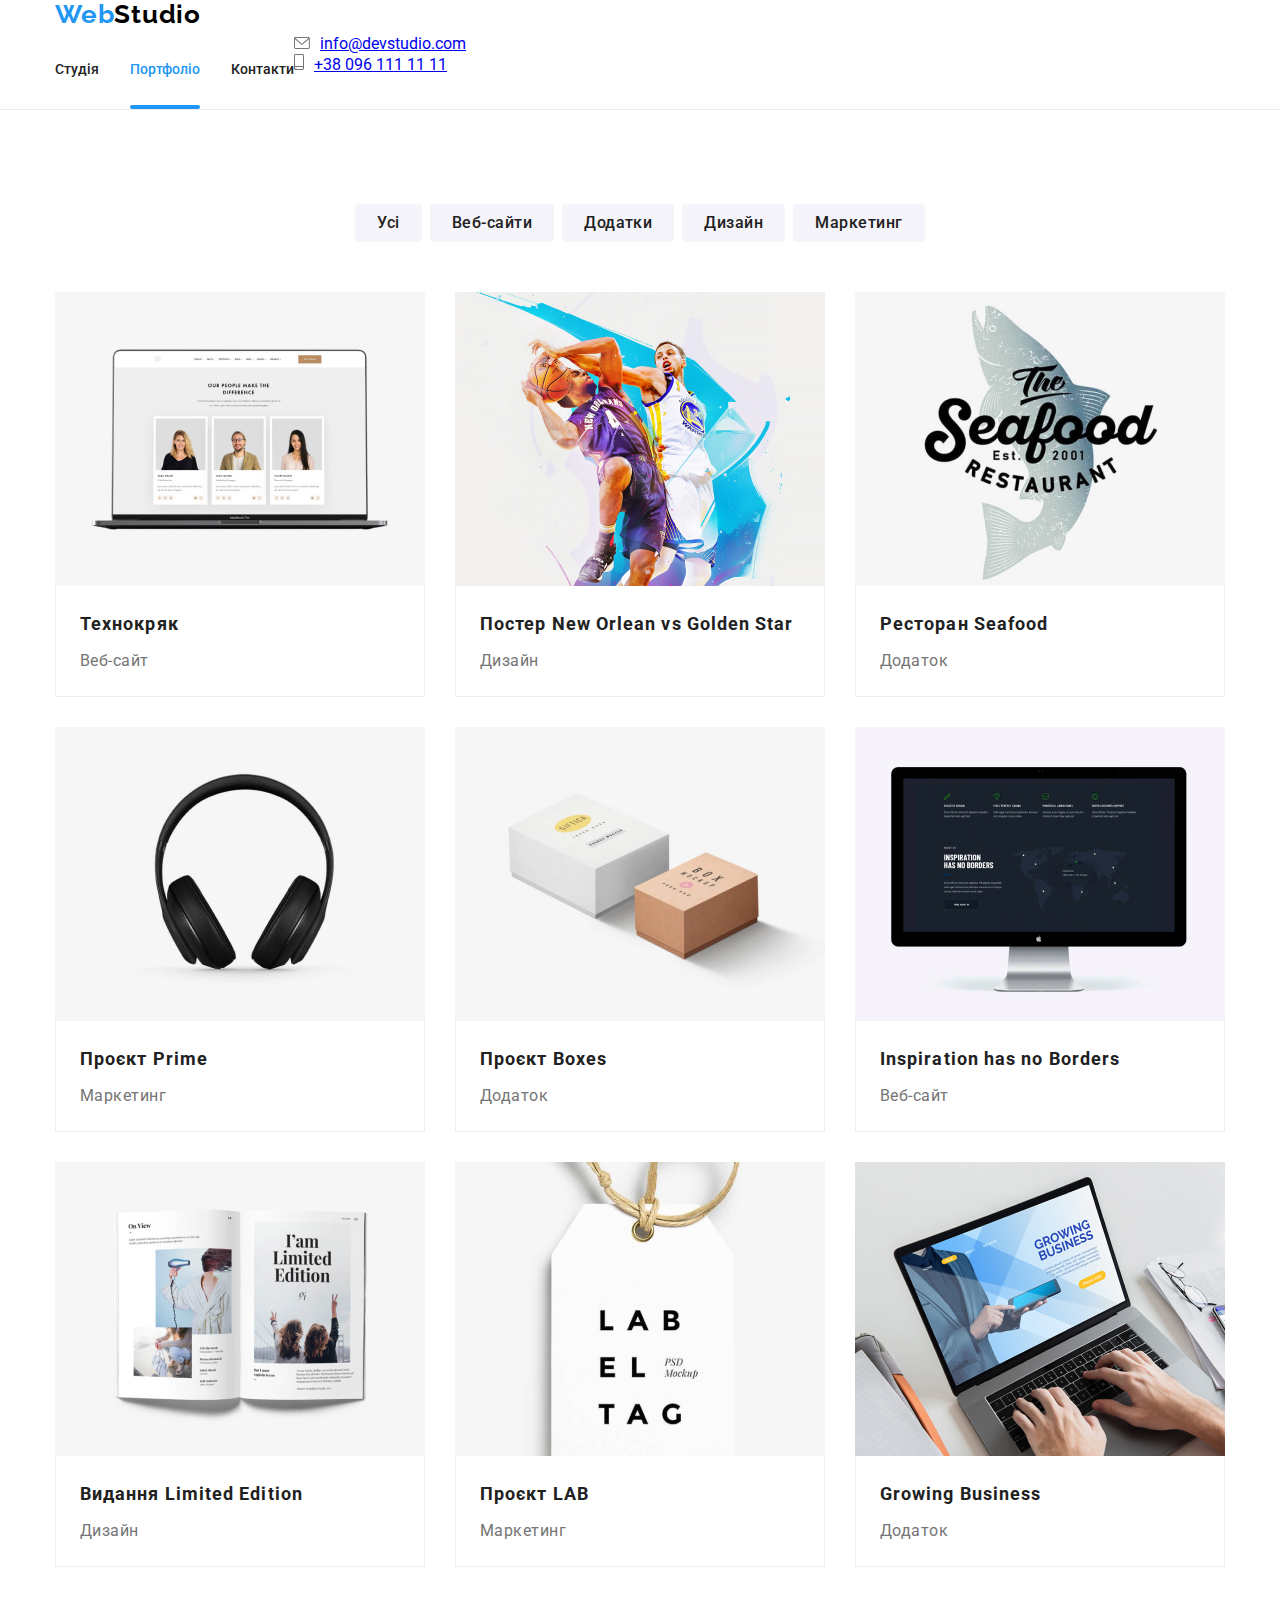
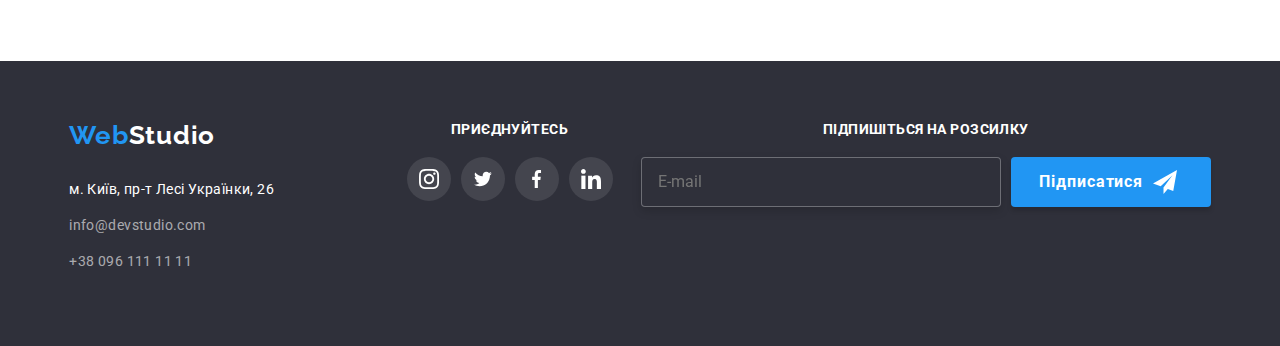
<file: portfolios.html>
<!DOCTYPE html>
<html lang="en">
  <head>
    <meta charset="UTF-8" />
    <meta http-equiv="X-UA-Compatible" content="IE=edge" />
    <meta name="viewport" content="width=device-width, initial-scale=1.0" />
    <title>Portfolios</title>
    <link rel="preconnect" href="https://fonts.googleapis.com" />
    <link rel="preconnect" href="https://fonts.gstatic.com" crossorigin />
    <link
      href="https://fonts.googleapis.com/css2?family=Raleway:wght@700&family=Roboto:wght@400;500;700;900&display=swap"
      rel="stylesheet"
    />
    <link
      rel="stylesheet"
      href="https://cdnjs.cloudflare.com/ajax/libs/modern-normalize/1.1.0/modern-normalize.min.css"
    />
    <!-- Style -->
    <link rel="stylesheet" href="./css/style.css" />
    <link rel="stylesheet" href="./css/main.min.css">
  </head>
  <body>
    <header class="header">
      <div class="container">
        <div class="header__container">
         <nav class="header__nav">
            <a href="./index.html" class="topline"
              >Web<span class="toplinesecond">Studio</span></a>

            <ul class="header__menu">
              <li> 
                <a href="./index.html" class="header__link">Студія</a> 
              </li>

              <li> 
                <a href="./portfolios.html" class="header__link current">Портфоліо</a> 
              </li>

              <li> 
                <a href="" class="header__link">Контакти</a> 
              </li>
            </ul>
          </nav>

        <ul class="auth-nav">
          <li>
            <a href="info@devstudio.com" class="auth-nav__contacts">
              <svg class="contact-icon" width="16" height="12">
              <use href="./images/icons.svg#icon-envelope"></use></svg>info@devstudio.com</a>
          </li>

          <li>
            <a href="tel:+380961111111" class="auth-nav__contacts">
              <svg class="contact-icon" width="10" height="16">
                <use href="./images/icons.svg#icon-smartphone"></use></svg>+38 096 111 11 11</a>
          </li>
        </ul>
      </div>
      </div>

    </header>
    <main>
      <section class="example">
        <div class="container">
          <ul class="example__items">
            <li>
              <button class="example__button" type="button">Усі</button>
            </li>

            <li>
              <button class="example__button" type="button">Веб-сайти</button>
            </li>

            <li >
              <button class="example__button" type="button">Додатки</button>
            </li>

            <li >
              <button class="example__button" type="button">Дизайн</button>
            </li>

            <li>
              <button class="example__button" type="button">Маркетинг</button>
            </li>
          </ul>

          <ul class="project">
            <li class="project__item">
              <div class="project__card">
                <img src="./images/photo4.jpg" alt="Технокряк" width="370" />
                <p class="text">
                  Ресурс пропонує комплексні пропозиції з різним рівнем
                  функціоналу та сервісів. Все це дозволить відвідувачу отримати
                  вичерпні відомості про компанію чи приватну особу.
                </p>
              </div>
              <div class="project__name">
                <h3 class="project__nameing">Технокряк</h3>
                <p class="project__referral">Веб-сайт</p>
              </div>
            </li>

           <li class="project__item">
              <div class="project__card">
                <img
                  src="./images/photo5.jpg"
                  alt="Постер New Orlean vs Golden Star"
                  width="370"
                />
                <p class="text">
                  Ресурс пропонує комплексні пропозиції з різним рівнем
                  функціоналу та сервісів. Все це дозволить відвідувачу отримати
                  вичерпні відомості про компанію чи приватну особу.
                </p>
              </div>
          
              <div class="project__name">
                <h3 class="project__nameing">Постер New Orlean vs Golden Star</h3>
                <p class="project__referral">Дизайн</p>
              </div>
            </li>


          <li class="project__item">
             <div class="project__card">
                <img
                  src="./images/photo6.jpg"
                  alt="Ресторан Seafood"
                  width="370"
                />
                <p class="text">
                  Ресурс пропонує комплексні пропозиції з різним рівнем
                  функціоналу та сервісів. Все це дозволить відвідувачу отримати
                  вичерпні відомості про компанію чи приватну особу.
                </p>
              </div>
              <div class="project__name">
                <h3 class="project__nameing">Ресторан Seafood</h3>
                <p class="project__referral">Додаток</p>
              </div>
            </li>


           <li class="project__item">
              <div class="project__card">
                <img src="./images/photo7.jpg" alt="Проєкт Prime" width="370" />
                <p class="text">
                  Ресурс пропонує комплексні пропозиції з різним рівнем
                  функціоналу та сервісів. Все це дозволить відвідувачу отримати
                  вичерпні відомості про компанію чи приватну особу.
                </p>
              </div>
              <div class="project__name">
                <h3 class="project__nameing">Проєкт Prime</h3>
                <p class="project__referral">Маркетинг</p>
              </div>
            </li>



           <li class="project__item">
              <div class="project__card">
                <img src="./images/photo8.jpg" alt="Проєкт Boxes" width="370" />
                <p class="text">
                  Ресурс пропонує комплексні пропозиції з різним рівнем
                  функціоналу та сервісів. Все це дозволить відвідувачу отримати
                  вичерпні відомості про компанію чи приватну особу.
                </p>
              </div>
             <div class="project__name">
                <h3 class="project__nameing">Проєкт Boxes</h3>
                <p class="project__referral">Додаток</p>
              </div>
            </li>



            <li class="project__item">
              <div class="project__card">
                <img
                  src="./images/photo9.jpg"
                  alt="Inspiration has no Borders"
                  width="370"
                />
                <p class="text">
                  Ресурс пропонує комплексні пропозиції з різним рівнем
                  функціоналу та сервісів. Все це дозволить відвідувачу отримати
                  вичерпні відомості про компанію чи приватну особу.
                </p>
              </div>
             <div class="project__name">
                <h3 class="project__nameing">Inspiration has no Borders</h3>
                <p class="project__referral">Веб-сайт</p>
              </div>
            </li>

           <li class="project__item">
              <div class="project__card">
                <img
                  src="./images/photo10.jpg"
                  alt="Видання Limited Edition"
                  width="370"
                />
                <p class="text">
                  Ресурс пропонує комплексні пропозиції з різним рівнем
                  функціоналу та сервісів. Все це дозволить відвідувачу отримати
                  вичерпні відомості про компанію чи приватну особу.
                </p>
              </div>

              <div class="project__name">
                <h3 class="project__nameing">Видання Limited Edition</h3>
                <p class="project__referral">Дизайн</p>
              </div>
            </li>

           <li class="project__item">
              <div class="project__card">
                <img src="./images/photo11.jpg" alt="Проєкт LAB" width="370" />
                <p class="text">
                  Ресурс пропонує комплексні пропозиції з різним рівнем
                  функціоналу та сервісів. Все це дозволить відвідувачу отримати
                  вичерпні відомості про компанію чи приватну особу.
                </p>
              </div>
             <div class="project__name">
                <h3 class="project__nameing">Проєкт LAB</h3>
                <p class="project__referral">Маркетинг</p>
              </div>
            </li>


           <li class="project__item">
              <div class="project__card">
                <img
                  src="./images/photo12.jpg"
                  alt="Growing Business"
                  width="370"
                />
                <p class="text">
                  Ресурс пропонує комплексні пропозиції з різним рівнем
                  функціоналу та сервісів. Все це дозволить відвідувачу отримати
                  вичерпні відомості про компанію чи приватну особу.
                </p>
              </div>
             <div class="project__name">
                <h3 class="project__nameing">Growing Business</h3>
                <p class="project__referral">Додаток</p>
              </div>
            </li>
          </ul>
        </div>
      </section>
    </main>
    <footer class="footer">
      <div class="container footer-container">
        <div class="footeritem">
          <a href="./index.html" class="topline"
            >Web<span class="studiofooter">Studio</span></a
          >
          <address>
            <p class="adres">м. Київ, пр-т Лесі Українки, 26</p>
            <a href="info@devstudio.com" class="footer-contacts">info@devstudio.com</a>
            <a href="+380961111111" class="footer-contacts">+38 096 111 11 11</a>
          </address>
        </div>


      
        <div class="join">
          <h2 class="join__title">Приєднуйтесь</h2>
          <ul class="join__socials-list">
            <li class="socials-list__item">
              <a class="item__link" href="#">
                <svg width="20" height="20">
                  <use href="./images/icons.svg#icon-instagram"></use>
                </svg>
              </a>
            </li>

            <li class="socials-list__item">
              <a class="item__link" href="#">
                <svg width="20" height="16">
                  <use href="./images/icons.svg#icon-Twitter"></use>
                </svg>
              </a>
            </li>

            <li class="socials-list__item">
              <a class="item__link" href="#">
                <svg width="10" height="20">
                  <use href="./images/icons.svg#icon-Facebook"></use>
                </svg>
              </a>
            </li>

            <li class="socials-list__item">
              <a class="item__link" href="#">
                <svg width="20" height="20">
                  <use href="./images/icons.svg#icon-Linkedin"></use>
                </svg>
              </a>
            </li>
          </ul>
        </div>

        
        <div class="subscribe-wrapper">
          <form name="subscribe-form">
          <h2 class="subscribe-form__title">Підпишіться на розсилку</h2>
          <div class="subscribe-form__content">
              <label class="subscribe-form__label" for="user-email"></label>

              <input
                class="subscribe-form__input"
                type="email"
                name="user-email"
                id="user-email"
                placeholder="E-mail"
              />

              <div class="subscribe-form__submit">
                <button class="subscribe-form__button" type="submit">
                  Підписатися
                  <svg width="24" height="24">
                    <use href="./images/icons.svg#icon-icon-send"></use>
                  </svg>
                </button>
              </div>
            </div>
          </form>
        </div>
      </div>
    </footer>
  </body>
</html>
</file>
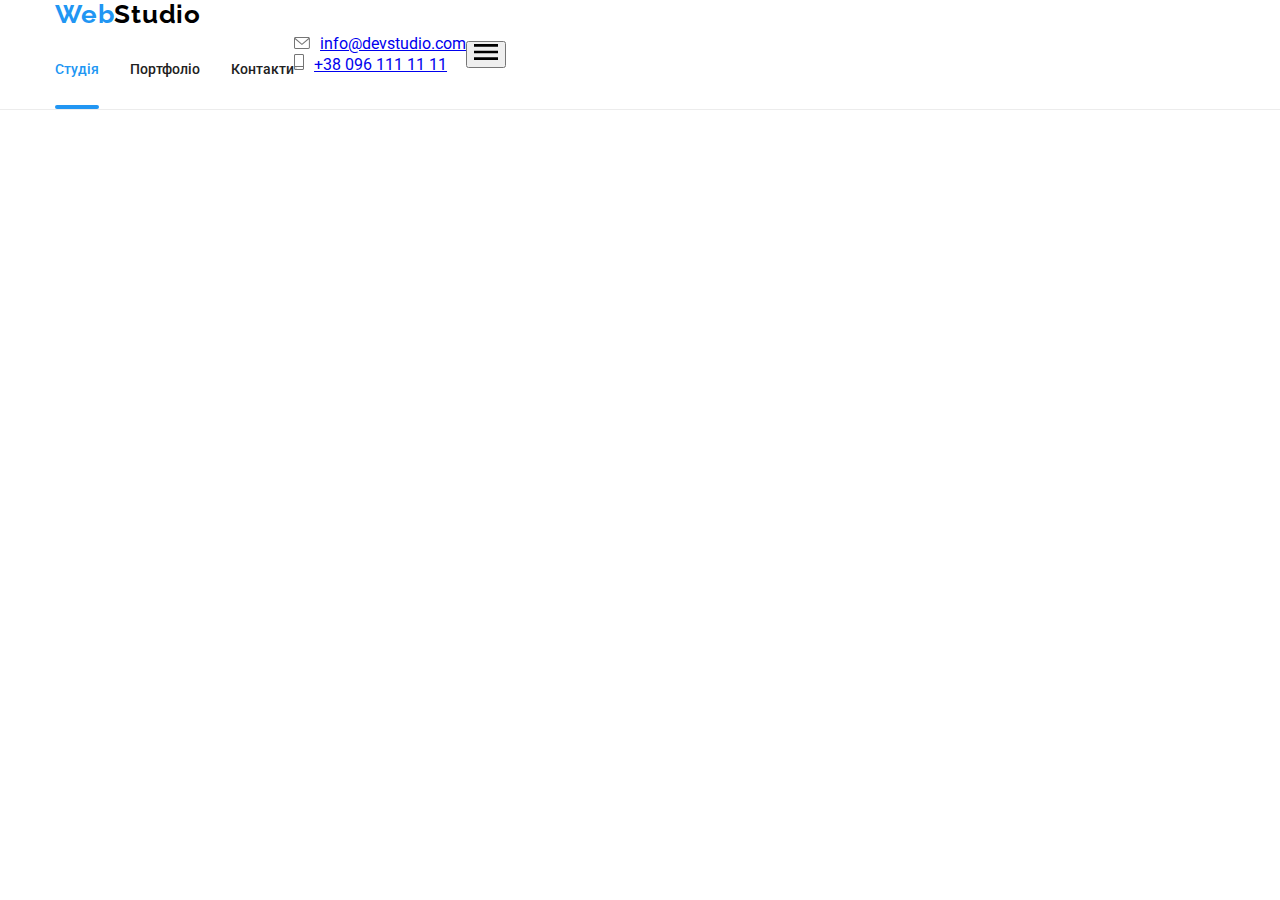
<file: WebStudio.html>
<!DOCTYPE html>
<html lang="en">
<head>
    <meta charset="UTF-8" />
    <meta http-equiv="X-UA-Compatible" content="IE=edge" />
    <meta name="viewport" content="width=device-width, initial-scale=1.0" />
    <title>WebStudio</title>
    <!-- Fonts -->
    <link rel="preconnect" href="https://fonts.googleapis.com" />
    <link rel="preconnect" href="https://fonts.gstatic.com" crossorigin />
    <link
      href="https://fonts.googleapis.com/css2?family=Raleway:wght@700&family=Roboto:wght@400;500;700;900&display=swap"
      rel="stylesheet"
    />
    <link
      rel="stylesheet"
      href="https://cdnjs.cloudflare.com/ajax/libs/modern-normalize/1.1.0/modern-normalize.min.css"
    />
    <!-- Style  -->
    <link rel="stylesheet" href="./css/style.css" />
    <link rel="stylesheet" href="./css/main.min.css" />
  </head>
<body>
    <header class="header">
      <div class="container">
        <div class="header__container">
          <nav class="header__nav">
            <a href="./index.html" class="topline"
              >Web<span class="toplinesecond">Studio</span></a
            >

            <ul class="header__menu">
              <li>
                <a href="./index.html" class="header__link current">Студія</a>
              </li>

              <li>
                <a href="./portfolios.html" class="header__link">Портфоліо</a>
              </li>

              <li><a href="" class="header__link">Контакти</a></li>
            </ul>
          </nav>

          <ul class="auth-nav">
            <li>
              <a href="info@devstudio.com" class="auth-nav__contacts">
                <svg class="contact-icon" width="16" height="12">
                  <use href="./images/icons.svg#icon-envelope"></use></svg
                >info@devstudio.com</a
              >
            </li>

            <li>
              <a href="tel:+380961111111" class="auth-nav__contacts">
                <svg class="contact-icon" width="10" height="16">
                  <use href="./images/icons.svg#icon-smartphone"></use></svg
                >+38 096 111 11 11</a
              >
            </li>
          </ul>
          <button class="header__burger" type="button">
            <svg width="24" height="16">
                        <use href="./images/icons.svg#icon-menu"></use>
                      </svg>
          </button>
        </div>
      </div>
    </header>

    
</body>
</html>
</file>
<file: css/style.css>

</file>
<file: css/main.min.css>
:root{--color-primary: #212121;--color-secondary: #757575;--color-hover: #2196f3;--color-filter: #f5f4fa;--color--white: #ffffff;--color--nav--: #2f303a;--color--icongroup--: #afb1b8}*{-webkit-box-sizing:border-box;box-sizing:border-box}body{color:var(--color-primary);font-family:"Roboto",sans-serif;margin:0 auto}img{display:block;max-width:100%;height:auto;margin-left:auto;margin-right:auto}ul{list-style:none;padding-left:0;margin:0}h1,h2,h3,h4,h5,h6,p{margin:0}h2{font-weight:700;font-size:14px;line-height:1.142;letter-spacing:.03em;margin-top:0;margin-bottom:10px}.button{display:block;text-align:center;margin:0 auto;color:var(--color--white);background-color:var(--color-hover);border:none;font-family:"Roboto",sans-serif;font-weight:700;font-size:16px;line-height:1.875;border-radius:4px;width:216px;height:50px;letter-spacing:.06em;cursor:pointer}.header{border-bottom:1px solid #ececec}.header__container{display:-webkit-box;display:-ms-flexbox;display:flex;-webkit-box-align:center;-ms-flex-align:center;align-items:center}@media(max-width: 768px){.header__container{min-height:60px;-webkit-box-pack:justify;-ms-flex-pack:justify;justify-content:space-between}}.header__menu{display:none}@media(min-width: 768px){.header__menu{display:-webkit-box;display:-ms-flexbox;display:flex;-webkit-box-flex:1;-ms-flex-positive:1;flex-grow:1;-webkit-box-pack:justify;-ms-flex-pack:justify;justify-content:space-between;-webkit-box-align:center;-ms-flex-align:center;align-items:center}}.header__navigation{display:-webkit-box;display:-ms-flexbox;display:flex;margin:0;padding-left:0;gap:50px}.header__link{display:block;position:relative;padding-top:32px;padding-bottom:32px;color:var(--color-primary);text-decoration:none;font-weight:500;font-size:14px;line-height:1.142;-webkit-transition-property:background-color,color;transition-property:background-color,color;-webkit-transition-duration:250ms;transition-duration:250ms;-webkit-transition-timing-function:linear;transition-timing-function:linear}.header__link:hover,.header__link:focus{color:var(--color-hover)}.header__link.current{color:var(--color-hover)}.header__link.current:after{position:absolute;bottom:0;right:0;content:"";width:100%;height:4px;background-color:var(--color-hover);border-radius:2px}@media(min-width: 1200px){.header__contact{display:-webkit-box;display:-ms-flexbox;display:flex;-webkit-box-align:center;-ms-flex-align:center;align-items:center;margin-left:auto;padding:0}}@media(max-width: 1200px){.header__links:not(:last-child){margin-bottom:10px}}.header__info{color:var(--color-secondary);font-weight:500;font-size:14px;line-height:1.142;text-decoration:none;display:-webkit-box;display:-ms-flexbox;display:flex;-webkit-box-align:center;-ms-flex-align:center;align-items:center;font-size:12px}.header__info:hover,.header__info:focus{color:var(--color-hover);fill:var(--color-hover)}@media(min-width: 1200px){.header__info{margin-left:40px}}.header .contact-icon{margin-right:10px;fill:var(--color-secondary)}.header .topline{color:var(--color-hover);font-family:Raleway;text-decoration:none;font-weight:700;font-size:26px;line-height:1.119;letter-spacing:.03em;margin-right:93px}.header .toplinesecond{color:#000;font-family:Raleway;text-decoration:none}.menu-button{display:-webkit-inline-box;display:-ms-inline-flexbox;display:inline-flex;margin:0;padding:0;border:none;background-color:rgba(0,0,0,0)}.menu-button .icon-cross{display:none}.menu-button .js-open-menu .icon-cross{display:block}.hero-section{width:100%;height:400px;margin-left:auto;margin-right:auto;padding-top:120px;padding-bottom:200px;outline:1px solid #000;background-image:-webkit-gradient(linear, left top, right top, from(rgba(47, 48, 58, 0.4)), to(rgba(47, 48, 58, 0.4))),url("../images/Headerimg480.jpg");background-image:linear-gradient(to right, rgba(47, 48, 58, 0.4), rgba(47, 48, 58, 0.4)),url("../images/Headerimg480.jpg");background-repeat:no-repeat;background-position:center;background-size:cover;background-color:rgba(47,48,58,.4)}.hero-section__title{color:var(--color--white);font-family:"Roboto",sans-serif;font-weight:900;font-size:26px;line-height:1.615;letter-spacing:.06em;text-align:center;text-transform:uppercase;margin:0;margin-bottom:30px}@media(min-width: 768px){.hero-section{max-width:770px;height:400px;margin-left:auto;margin-right:auto;padding-top:120px;padding-bottom:200px;outline:1px solid #000;background-image:-webkit-gradient(linear, left top, right top, from(rgba(47, 48, 58, 0.4)), to(rgba(47, 48, 58, 0.4))),url("../images/Headerimg780.jpg");background-image:linear-gradient(to right, rgba(47, 48, 58, 0.4), rgba(47, 48, 58, 0.4)),url("../images/Headerimg780.jpg");background-repeat:no-repeat;background-position:center;background-size:cover;background-color:rgba(47,48,58,.4)}.hero-section__title{color:var(--color--white);font-family:"Roboto",sans-serif;font-weight:900;font-size:26px;line-height:1.615;letter-spacing:.06em;text-align:center;text-transform:uppercase;margin:0;margin-bottom:30px}}@media(min-width: 1200px){.hero-section{max-width:1600px;height:600px;margin-left:auto;margin-right:auto;padding-top:200px;padding-bottom:200px;outline:1px solid #000;background-image:-webkit-gradient(linear, left top, right top, from(rgba(47, 48, 58, 0.4)), to(rgba(47, 48, 58, 0.4))),url("../images/HeroImg1280.jpg");background-image:linear-gradient(to right, rgba(47, 48, 58, 0.4), rgba(47, 48, 58, 0.4)),url("../images/HeroImg1280.jpg");background-repeat:no-repeat;background-position:center;background-size:cover;background-color:rgba(47,48,58,.4)}.hero-section__title{color:var(--color--white);font-family:"Roboto",sans-serif;font-weight:900;font-size:44px;line-height:1.363;letter-spacing:.06em;text-align:center;text-transform:uppercase;margin:0;margin-bottom:30px}}.benefits-section{padding-top:94px;padding-bottom:94px}.benefits-items{padding:0;margin:0}@media(min-width: 768px){.benefits-items{display:-webkit-box;display:-ms-flexbox;display:flex;-ms-flex-wrap:wrap;flex-wrap:wrap}}@media(min-width: 1200px){.benefits-items{display:-webkit-box;display:-ms-flexbox;display:flex;-ms-flex-wrap:nowrap;flex-wrap:nowrap;padding:0;margin:0;gap:30px}}@media(min-width: 768px){.benefits-item{-ms-flex-preferred-size:50%;flex-basis:50%}}.benefits-item:not(:last-child){margin-bottom:30px}.benefits-icon{height:120px;background-color:#f5f4fa;border-radius:4px;margin-bottom:30px;display:-webkit-box;display:-ms-flexbox;display:flex;-webkit-box-align:center;-ms-flex-align:center;align-items:center;-webkit-box-pack:center;-ms-flex-pack:center;justify-content:center}.benefits-discription{font-weight:400;font-size:14px;line-height:1.714;letter-spacing:.03em;color:#757575}@media(max-width: 780px){.benefits-title{font-weight:700;font-size:14px;line-height:1.142;letter-spacing:.03em;margin-top:0;margin-bottom:10px;text-align:center}}.employment-section{padding-bottom:94px}.employment-section .employment__title{color:var(--color-primary);margin:0;margin-bottom:50px;font-size:36px;line-height:1.166;text-align:center;letter-spacing:.03em}.employment-section .employment-item{position:relative;display:-webkit-box;display:-ms-flexbox;display:flex;padding:0;margin:0;gap:30px}.employment-section .employment-item .employment__item—caption{position:absolute;bottom:0;background:rgba(47,48,58,.8)}.employment-section .employment-item .employment__item—caption{display:-webkit-box;display:-ms-flexbox;display:flex;-webkit-box-pack:center;-ms-flex-pack:center;justify-content:center;-webkit-box-align:center;-ms-flex-align:center;align-items:center;width:370px;height:70px;font-weight:700;font-size:14px;line-height:1.14;letter-spacing:.03em;color:var(--color--white);text-transform:uppercase}@media(max-width: 780px){.employment-section{display:none}}@media(max-width: 1200px){.employment-section{display:none}}.team-section{background:var(--color-filter);padding-top:94px;padding-bottom:94px;width:100%}.team-section .team__title{color:var(--color-primary);font-size:36px;line-height:1.166;letter-spacing:.03em;text-align:center;margin:0;margin-bottom:50px}.team-section .team__cards{margin:0;padding:0}@media(min-width: 768px){.team-section .team__cards{margin:0;padding:0;display:-webkit-box;display:-ms-flexbox;display:flex;gap:30px;-ms-flex-wrap:wrap;flex-wrap:wrap;-webkit-box-pack:center;-ms-flex-pack:center;justify-content:center}}.team-section .team__cards .team__img{background-color:var(--color--white);-webkit-box-shadow:0px 1px 3px rgba(0,0,0,.12),0px 1px 1px rgba(0,0,0,.14),0px 2px 1px rgba(0,0,0,.2);box-shadow:0px 1px 3px rgba(0,0,0,.12),0px 1px 1px rgba(0,0,0,.14),0px 2px 1px rgba(0,0,0,.2);border-radius:0px 0px 4px 4px;margin-bottom:30px}.team-section .team__cards .team__img .team__info{padding-top:30px;padding-bottom:24px}@media(min-width: 1200px){.team-section .team__cards .team__img .team__info{padding-bottom:30px}}.team-section .team__cards .team__img .team__info .team__name{color:var(--color-primary);font-weight:500;font-size:16px;line-height:1.187;letter-spacing:.03em;text-align:center;margin:0;margin-bottom:10px}.team-section .team__cards .team__img .team__info .team__job{color:var(--color-secondary);font-size:16px;line-height:1.187;letter-spacing:.03em;text-align:center;margin:0}.team-section .team__cards .team__img .team__info .info__socials-list{display:-webkit-box;display:-ms-flexbox;display:flex;-webkit-box-align:center;-ms-flex-align:center;align-items:center;gap:10px;margin-top:16px;-webkit-box-pack:center;-ms-flex-pack:center;justify-content:center}.team-section .team__cards .team__img .team__info .info__socials-list .socials-list__item{width:44px;height:44px}.team-section .team__cards .team__img .team__info .info__socials-list .socials-list__item .socials-list__link{display:-webkit-box;display:-ms-flexbox;display:flex;-webkit-box-pack:center;-ms-flex-pack:center;justify-content:center;-webkit-box-align:center;-ms-flex-align:center;align-items:center;width:100%;height:100%;background-color:var(--color--white);fill:var(--color--icongroup--);border-radius:50%;-webkit-transition-property:background-color,fill;transition-property:background-color,fill;-webkit-transition-duration:250ms;transition-duration:250ms;-webkit-transition-timing-function:linear;transition-timing-function:linear}.team-section .team__cards .team__img .team__info .info__socials-list .socials-list__item .socials-list__link:hover,.team-section .team__cards .team__img .team__info .info__socials-list .socials-list__item .socials-list__link:focus{background-color:var(--color-hover);fill:var(--color--white)}.client{padding-top:94px;padding-bottom:94px}.client__title{color:var(--color-primary);font-size:36px;line-height:1.166;letter-spacing:.03em;text-align:center;margin:0;margin-bottom:50px}.client__items{display:-webkit-box;display:-ms-flexbox;display:flex;-ms-flex-wrap:wrap;flex-wrap:wrap;margin:0;padding:0;gap:30px;-webkit-box-pack:center;-ms-flex-pack:center;justify-content:center}@media(min-width: 780px){.client__items{display:-webkit-box;display:-ms-flexbox;display:flex;margin:0;padding:0;-webkit-box-pack:center;-ms-flex-pack:center;justify-content:center}}@media(min-width: 780px)and (min-width: 1200px){.client__items{display:-webkit-box;display:-ms-flexbox;display:flex;margin:0;padding:0;gap:30px}}.client__items .client__item{width:170px;height:95px}.client__items .client__item .client__logo{display:-webkit-box;display:-ms-flexbox;display:flex;-webkit-box-pack:center;-ms-flex-pack:center;justify-content:center;-webkit-box-align:center;-ms-flex-align:center;align-items:center;width:100%;height:100%;fill:#afb1b8;border:1px solid #afb1b8;border-radius:4px;-webkit-transition-property:fill;transition-property:fill;-webkit-transition-duration:250ms;transition-duration:250ms;-webkit-transition-timing-function:linear;transition-timing-function:linear}.client__items .client__item .client__logo:hover,.client__items .client__item .client__logo:focus{fill:var(--color-hover);border:1px solid var(--color-hover)}.footer{padding-top:60px;padding-bottom:60px;background-color:var(--color--nav--)}.footer .footer-container{display:-webkit-box;display:-ms-flexbox;display:flex}@media(max-width: 780px){.footer .footer-container{display:block}}@media(min-width: 780px){.footer .footer-container{-ms-flex-wrap:wrap;flex-wrap:wrap;-ms-flex-pack:distribute;justify-content:space-around}}.footer .footer-container .subscribe-wrapper{text-align:center}.footer .footer-container .subscribe-wrapper .subscribe-form__title{color:var(--color--white);font-size:14px;line-height:1.142;letter-spacing:.03em;text-transform:uppercase;margin-bottom:20px}.footer .footer-container .subscribe-wrapper .subscribe-form__content{display:block;-webkit-box-align:center;-ms-flex-align:center;align-items:center}@media(min-width: 780px){.footer .footer-container .subscribe-wrapper .subscribe-form__content{display:block;-webkit-box-align:center;-ms-flex-align:center;align-items:center}}@media(min-width: 1200px){.footer .footer-container .subscribe-wrapper .subscribe-form__content{display:-webkit-box;display:-ms-flexbox;display:flex}}@media(max-width: 768px){.footer .footer-container .subscribe-wrapper .subscribe-form__content .subscribe-form__input{width:100%;color:var(--color--white);background-color:#2f303a;border:1px solid rgba(255,255,255,.3);-webkit-filter:drop-shadow(0px 4px 4px rgba(0, 0, 0, 0.15));filter:drop-shadow(0px 4px 4px rgba(0, 0, 0, 0.15));border-radius:4px;margin-right:10px}}@media(min-width: 768px){.footer .footer-container .subscribe-wrapper .subscribe-form__content .subscribe-form__input{width:450px;color:var(--color--white);background-color:#2f303a;border:1px solid rgba(255,255,255,.3);-webkit-filter:drop-shadow(0px 4px 4px rgba(0, 0, 0, 0.15));filter:drop-shadow(0px 4px 4px rgba(0, 0, 0, 0.15));border-radius:4px;margin-right:10px}}@media(min-width: 1200px){.footer .footer-container .subscribe-wrapper .subscribe-form__content .subscribe-form__input{width:360px;color:var(--color--white);background-color:#2f303a;border:1px solid rgba(255,255,255,.3);-webkit-filter:drop-shadow(0px 4px 4px rgba(0, 0, 0, 0.15));filter:drop-shadow(0px 4px 4px rgba(0, 0, 0, 0.15));border-radius:4px;margin-right:10px}}.footer .footer-container .subscribe-wrapper .subscribe-form__content input{padding:15px 16px}.footer .footer-container .subscribe-wrapper .subscribe-form__content .subscribe-form__submit{display:-webkit-box;display:-ms-flexbox;display:flex;-webkit-box-pack:center;-ms-flex-pack:center;justify-content:center;padding-top:20px}@media(min-width: 1200px){.footer .footer-container .subscribe-wrapper .subscribe-form__content .subscribe-form__submit{padding:0}}.footer .footer-container .subscribe-wrapper .subscribe-form__content .subscribe-form__button{display:-webkit-box;display:-ms-flexbox;display:flex;width:200px;height:50px;font-weight:700;font-size:16px;line-height:1.875;-webkit-box-align:center;-ms-flex-align:center;align-items:center;text-align:center;gap:10px;letter-spacing:.06em;color:var(--color--white);background-color:var(--color-hover);border:none;-webkit-box-shadow:0px 4px 4px rgba(0,0,0,.15);box-shadow:0px 4px 4px rgba(0,0,0,.15);border-radius:4px;padding:10px 28px;fill:var(--color--white);cursor:pointer}.footer .footer-container .join{display:block;text-align:center;padding-top:60px;padding-bottom:60px}@media(min-width: 780px){.footer .footer-container .join{margin-left:70px;padding:0}}.footer .footer-container .join .join__title{color:var(--color--white);font-size:14px;line-height:1.142;letter-spacing:.03em;text-transform:uppercase;margin-bottom:20px}.footer .footer-container .join__socials-list{display:-webkit-box;display:-ms-flexbox;display:flex;-webkit-box-align:center;-ms-flex-align:center;align-items:center;gap:10px;margin:0;-webkit-box-pack:center;-ms-flex-pack:center;justify-content:center}@media(min-width: 780px){.footer .footer-container .join__socials-list{display:-webkit-box;display:-ms-flexbox;display:flex;-webkit-box-align:center;-ms-flex-align:center;align-items:center;gap:10px;margin:0}}.footer .footer-container .join__socials-list .socials-list__item{width:44px;height:44px}.footer .footer-container .join__socials-list .socials-list__item .item__link{display:-webkit-box;display:-ms-flexbox;display:flex;-webkit-box-pack:center;-ms-flex-pack:center;justify-content:center;-webkit-box-align:center;-ms-flex-align:center;align-items:center;width:100%;height:100%;background-color:var(--color--white);fill:var(--color--icongroup--);border-radius:50%;margin:0;fill:var(--color--white);background-color:rgba(255,255,255,.1);-webkit-transition-property:background-color,fill;transition-property:background-color,fill;-webkit-transition-duration:250ms;transition-duration:250ms;-webkit-transition-timing-function:linear;transition-timing-function:linear}.footer .footer-container .join__socials-list .socials-list__item .item__link:hover,.footer .footer-container .join__socials-list .socials-list__item .item__link:focus{background-color:var(--color-hover)}.footer .footer-container .topline{color:var(--color-hover);font-family:Raleway;text-decoration:none;font-weight:700;font-size:26px;line-height:1.119;letter-spacing:.03em;display:block;text-align:center}@media(min-width: 780px){.footer .footer-container .topline{color:var(--color-hover);font-family:Raleway;text-decoration:none;font-weight:700;font-size:26px;line-height:1.119;letter-spacing:.03em;display:block;text-align:center}}@media(min-width: 780px)and (min-width: 1200px){.footer .footer-container .topline{margin-right:93px;color:var(--color-hover);font-family:Raleway;text-decoration:none;font-weight:700;font-size:26px;line-height:1.119;letter-spacing:.03em}}.footer .footer-container .studiofooter{color:var(--color--white);font-family:Raleway;text-decoration:none}.footer .footer-container address{font-style:normal;font-weight:400;font-size:14px;line-height:1.71;color:var(--color--white);letter-spacing:.03em;margin-top:28px}.footer .footer-container address .adres{color:var(--color--white);padding-bottom:12px}@media(max-width: 780px){.footer .footer-container address .adres{color:var(--color--white);padding-bottom:12px;text-align:center}}@media(min-width: 1200px){.footer .footer-container address .adres{color:var(--color--white);padding-bottom:12px}}.footer .footer-container address .footer-contacts{color:rgba(255,255,255,.6);font-size:14px;line-height:1.71;text-decoration:none;display:block;text-align:center;margin-bottom:12px;letter-spacing:.03em}@media(min-width: 780px){.footer .footer-container address .footer-contacts{color:rgba(255,255,255,.6);font-size:14px;line-height:1.71;text-decoration:none;display:block;text-align:center;margin-bottom:12px;letter-spacing:.03em}}@media(min-width: 1200px){.footer .footer-container address .footer-contacts{color:rgba(255,255,255,.6);font-size:14px;line-height:1.71;text-decoration:none;display:-webkit-box;display:-ms-flexbox;display:flex;margin-bottom:12px;letter-spacing:.03em}}.footer .footer-container address .footer-contacts:hover,.footer .footer-container address .footer-contacts:focus{color:var(--color-hover)}.backdrop{position:fixed;top:0;left:0;width:100%;height:100%;background-color:rgba(0,0,0,.2);opacity:1;-webkit-transition:opacity 250ms cubic-bezier(0.4, 0, 0.2, 1);transition:opacity 250ms cubic-bezier(0.4, 0, 0.2, 1);padding:96px 18px 114px 18px}.is-hidden{opacity:0;visibility:hidden;pointer-events:none}.modal{background-color:var(--color--white);-webkit-box-shadow:0px 1px 3px rgba(0,0,0,.12),0px 1px 1px rgba(0,0,0,.14),0px 2px 1px rgba(0,0,0,.2);box-shadow:0px 1px 3px rgba(0,0,0,.12),0px 1px 1px rgba(0,0,0,.14),0px 2px 1px rgba(0,0,0,.2);border-radius:4px;padding:16px}@media(min-width: 480px){.modal{position:absolute;top:50%;left:50%;-webkit-transform:translate(-50%, -50%);transform:translate(-50%, -50%);width:100%;max-width:410px;height:100%;max-height:585px;padding:24px}}.modal__close{position:absolute;top:110px;right:30px}@media(min-width: 480px){.modal__close{top:8px;right:8px}}.modal .button-icon{display:block;width:30px;height:30px;border-radius:50%;padding:0;-webkit-box-pack:end;-ms-flex-pack:end;justify-content:flex-end;background-color:var(--color--white);border:1px solid rgba(0,0,0,.1);cursor:pointer;-webkit-transition-property:border-color,background-color,fill;transition-property:border-color,background-color,fill;-webkit-transition-duration:250ms;transition-duration:250ms;-webkit-transition-timing-function:linear;transition-timing-function:linear}.modal .button-icon:hover,.modal .button-icon:focus{fill:var(--color-hover)}.modal .form{width:100%}.modal .form .form__title{margin:0;margin-bottom:30px;text-align:center;font-weight:700;font-size:16px;line-height:1.33;letter-spacing:.02em;color:#212121;padding-top:20px}@media(min-width: 480px){.modal .form .form__title{padding:0}}.modal .form .form-field{position:relative;margin-bottom:30px}.modal .form .form-field .form-input{width:100%;height:40px;border:1px solid rgba(33,33,33,.2);border-radius:4px;padding-left:40px;cursor:pointer;-webkit-transition-property:border-color,background-color,fill;transition-property:border-color,background-color,fill;-webkit-transition-duration:250ms;transition-duration:250ms;-webkit-transition-timing-function:linear;transition-timing-function:linear}.modal .form .form-field .form-input:hover,.modal .form .form-field .form-input:focus{border:1px solid var(--color-hover)}.modal .form .form-field .placeholder{position:absolute;left:40px}.modal .form .form-field .form-label{position:absolute;top:-19px;left:0px;font-weight:400;font-size:12px;line-height:14px;letter-spacing:.01em;color:#757575}.modal .form .form-field .icon-form{position:absolute;top:50%;left:15px;-webkit-transform:translateY(-50%);transform:translateY(-50%)}.modal .form .form-field .icon-form:hover,.modal .form .form-field .icon-form:focus{fill:var(--color-hover)}.modal .form .coment-item{position:relative;margin-bottom:20px}.modal .form .coment-item .form-coment{position:absolute;top:-20px;left:0;font-weight:400;font-size:12px;line-height:1.166;letter-spacing:.01em;color:#757575}.modal .form .coment-item .coment-item-textarea{resize:none;width:100%;height:120px;padding:12px 16px;border:1px solid rgba(33,33,33,.2);border-radius:4px;cursor:pointer;-webkit-transition-property:border-color,background-color,fill;transition-property:border-color,background-color,fill;-webkit-transition-duration:250ms;transition-duration:250ms;-webkit-transition-timing-function:linear;transition-timing-function:linear}.modal .form .coment-item .coment-item-textarea:hover,.modal .form .coment-item .coment-item-textarea:focus{border-color:var(--color-hover)}.modal .form .coment-item .coment-item-textarea::-webkit-input-placeholder{font-size:12px;line-height:1.166;letter-spacing:.01em}.modal .form .coment-item .coment-item-textarea::-moz-placeholder{font-size:12px;line-height:1.166;letter-spacing:.01em}.modal .form .coment-item .coment-item-textarea:-ms-input-placeholder{font-size:12px;line-height:1.166;letter-spacing:.01em}.modal .form .coment-item .coment-item-textarea::-ms-input-placeholder{font-size:12px;line-height:1.166;letter-spacing:.01em}.modal .form .coment-item .coment-item-textarea::placeholder{font-size:12px;line-height:1.166;letter-spacing:.01em}.modal .form .form-submit{display:block;text-align:center;margin:0 auto;color:var(--color--white);background-color:var(--color-hover);border:none;font-family:"Roboto",sans-serif;font-weight:700;font-size:16px;line-height:1.875;border-radius:4px;width:216px;height:50px;letter-spacing:.06em;cursor:pointer;-webkit-transition-property:border-color,background-color,fill;transition-property:border-color,background-color,fill;-webkit-transition-duration:250ms;transition-duration:250ms;-webkit-transition-timing-function:linear;transition-timing-function:linear}.modal .form .form-submit:hover{background-color:#188ce8;-webkit-box-shadow:0px 4px 4px rgba(0,0,0,.15);box-shadow:0px 4px 4px rgba(0,0,0,.15)}.policy-text{margin-bottom:30px}.policy-text-list{display:-webkit-box;display:-ms-flexbox;display:flex;margin-bottom:30px;padding-left:14px;font-size:14px;line-height:1,714;letter-spacing:.03em}.policy-text-item{-webkit-appearance:none;-moz-appearance:none;appearance:none}.policy-text-icon{position:absolute;fill:rgba(0,0,0,0);border:2px solid var(--color-primary);border-radius:2px}.policy-text-item:checked+.policy-text-icon{fill:var(--color--white);background-color:var(--color-hover);border-color:var(--color-hover)}.policy-text-label{position:relative;padding-left:23px;cursor:pointer;font-weight:400;font-size:12px;line-height:1.333;letter-spacing:.04em}.policy-text-conditions{margin-bottom:30px;font-weight:400;font-size:12px;line-height:1.333;letter-spacing:.03em;color:var(--color-hover)}.example{padding-top:94px;padding-bottom:94px}.example__items{margin:0;display:-webkit-box;display:-ms-flexbox;display:flex;-webkit-box-pack:center;-ms-flex-pack:center;justify-content:center;gap:8px;margin-bottom:50px}.example__button{color:var(--color-primary);background-color:var(--color-filter);border-color:var(--color-filter);font-family:inherit;font-weight:500;font-size:16px;line-height:1.625;border:none;border-radius:4px;letter-spacing:.03em;cursor:pointer;padding:6px 22px;-webkit-transition-property:background-color,color;transition-property:background-color,color;-webkit-transition-duration:250ms;transition-duration:250ms;-webkit-transition-timing-function:linear;transition-timing-function:linear}.example__button:hover,.example__button:focus{color:var(--color--white);background-color:var(--color-hover);-webkit-box-shadow:0px 3px 1px rgba(0,0,0,.1),0px 1px 2px rgba(0,0,0,.08),0px 2px 2px rgba(0,0,0,.12);box-shadow:0px 3px 1px rgba(0,0,0,.1),0px 1px 2px rgba(0,0,0,.08),0px 2px 2px rgba(0,0,0,.12)}.example .project{display:-webkit-box;display:-ms-flexbox;display:flex;-ms-flex-wrap:wrap;flex-wrap:wrap;gap:30px;padding:0;margin:0}.example .project__item:hover .text{-webkit-transform:translateY(0);transform:translateY(0)}.example .project__item:hover,.example .project__item:focus{cursor:pointer;-webkit-box-shadow:0px 1px 1px rgba(0,0,0,.12),0px 4px 4px rgba(0,0,0,.06),1px 4px 6px rgba(0,0,0,.16);box-shadow:0px 1px 1px rgba(0,0,0,.12),0px 4px 4px rgba(0,0,0,.06),1px 4px 6px rgba(0,0,0,.16)}.example .project__card{position:relative;overflow:hidden}.example .project__card:hover{cursor:pointer}.example .project__name{padding-top:20px;padding-bottom:20px;padding-left:24px;padding-right:24px;border:1px solid #eee;border-top:none}.example .project__nameing{font-size:18px;line-height:2;letter-spacing:.06em;margin:0;padding-bottom:4px}.example .project__referral{color:#757575;font-weight:400;font-size:16px;line-height:1.875;letter-spacing:.03em;margin-top:0;margin-bottom:0}.example .project .text{position:absolute;width:100%;height:100%;padding-top:63px;padding-left:24px;font-weight:400;font-size:18px;line-height:1.55;letter-spacing:.03em;color:var(--color--white);background-color:rgba(33,150,243,.9);bottom:0px;-webkit-transform:translateY(100%);transform:translateY(100%);-webkit-transition:-webkit-transform 250ms cubic-bezier(0.4, 0, 0.2, 1);transition:-webkit-transform 250ms cubic-bezier(0.4, 0, 0.2, 1);transition:transform 250ms cubic-bezier(0.4, 0, 0.2, 1);transition:transform 250ms cubic-bezier(0.4, 0, 0.2, 1), -webkit-transform 250ms cubic-bezier(0.4, 0, 0.2, 1)}.container{margin-left:auto;margin-right:auto;padding-left:15px;padding-right:15px;width:100%}@media(min-width: 480px){.container{margin-left:auto;margin-right:auto;padding-left:15px;padding-right:15px;width:480px}}@media(min-width: 768px){.container{margin-left:auto;margin-right:auto;padding-left:15px;padding-right:15px;width:768px}}@media(min-width: 1200px){.container{margin-left:auto;margin-right:auto;padding-left:15px;padding-right:15px;width:1200px}}/*# sourceMappingURL=main.min.css.map */
</file>
